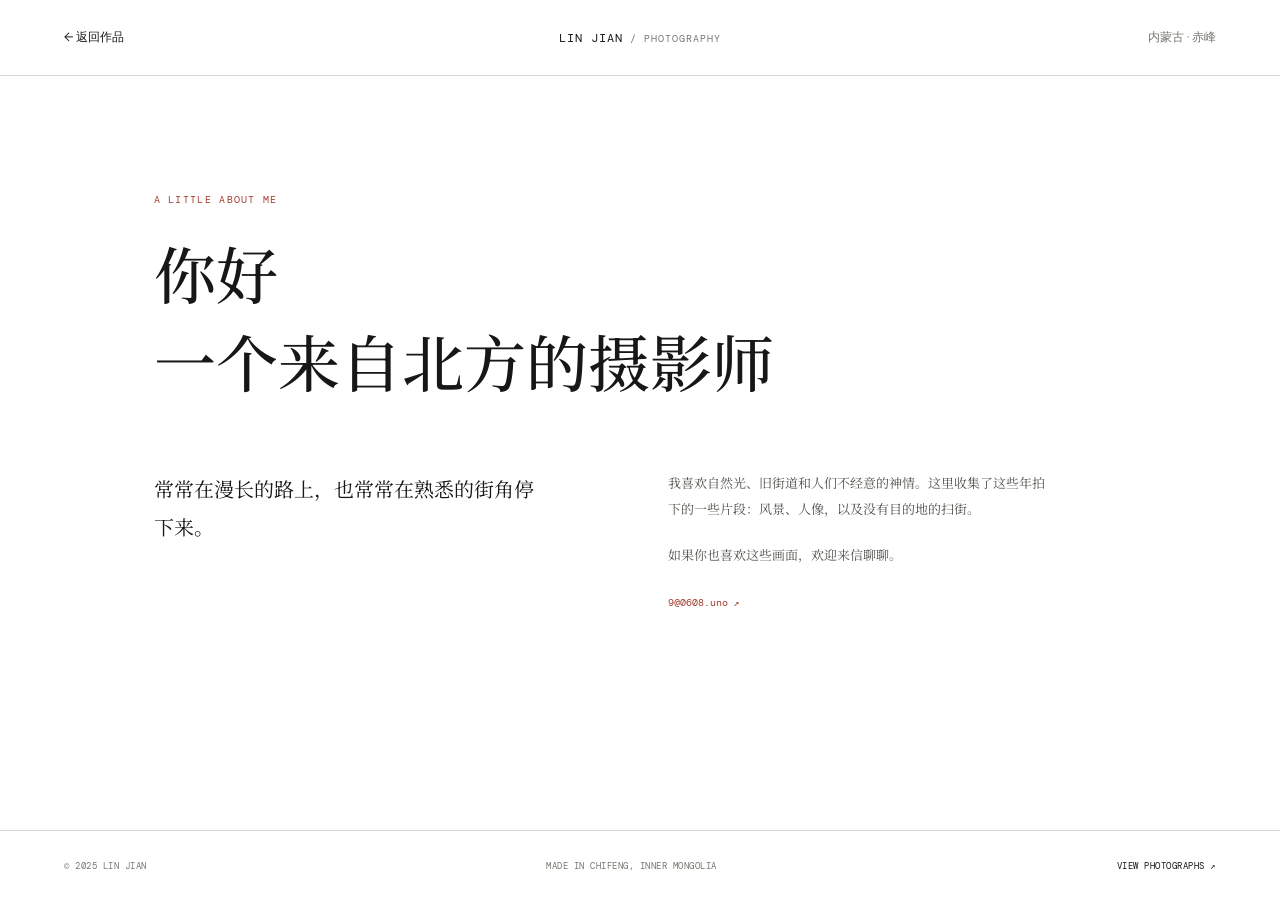
<file: about.html>
<!doctype html>
<html lang="zh-CN">
<head>
  <meta charset="utf-8">
  <meta name="viewport" content="width=device-width, initial-scale=1">
  <meta name="theme-color" content="#ffffff">
  <meta name="description" content="林间的摄影师介绍与拍摄信息。">
  <title>关于我｜林间摄影</title>
  <link rel="stylesheet" href="styles.css">
</head>
<body class="about-page">
  <header class="site-header">
    <a class="about-link" href="index.html">← 返回作品</a>
    <a class="wordmark" href="index.html">LIN JIAN<span> / PHOTOGRAPHY</span></a>
    <span class="location">内蒙古 · 赤峰</span>
  </header>
  <main class="about-main">
    <p class="eyebrow">A LITTLE ABOUT ME</p>
    <h1>你好<br>一个来自北方的摄影师</h1>
    <div class="about-columns">
      <p class="about-lead">常常在漫长的路上，也常常在熟悉的街角停下来。</p>
      <div class="about-detail">
        <p>我喜欢自然光、旧街道和人们不经意的神情。这里收集了这些年拍下的一些片段：风景、人像，以及没有目的地的扫街。</p>
        <p>如果你也喜欢这些画面，欢迎来信聊聊。</p>
        <a class="contact-link" href="mailto:9@0608.uno">9@0608.uno ↗</a>
      </div>
    </div>
  </main>
  <footer class="site-footer"><span>© 2025 LIN JIAN</span><span>MADE IN CHIFENG, INNER MONGOLIA</span><a href="index.html">VIEW PHOTOGRAPHS ↗</a></footer>
</body>
</html>
</file>
<file: styles.css>
@import url('https://fonts.googleapis.com/css2?family=DM+Mono:wght@400;500&family=DM+Sans:wght@400;500;600&family=Noto+Serif+SC:wght@400;500;600&display=swap');
:root{color-scheme:light;--paper:#ffffff;--ink:#171715;--muted:#77766f;--line:#d7d5ce;--accent:#a13b2d;--serif:'Noto Serif SC',Georgia,serif;--sans:'DM Sans','Noto Sans SC',Arial,sans-serif;--mono:'DM Mono',monospace}
*{box-sizing:border-box}html{scroll-behavior:smooth}body{margin:0;background:var(--paper);color:var(--ink);font-family:var(--sans);-webkit-font-smoothing:antialiased}a{color:inherit;text-decoration:none}button{font:inherit;color:inherit}.site-header{height:76px;padding:0 5vw;border-bottom:1px solid var(--line);display:grid;grid-template-columns:1fr auto 1fr;align-items:center;font-size:12px}.about-link{justify-self:start}.about-link span{color:var(--accent)}.wordmark{font-family:var(--mono);font-size:12px;letter-spacing:1px}.wordmark span{color:var(--muted);font-size:10px}.location{justify-self:end;text-align:right;color:var(--muted);line-height:1.65}.location span{display:block;font-family:var(--mono);font-size:10px}.intro{padding:83px 8vw 78px;display:flex;align-items:flex-end;justify-content:space-between;gap:40px}.eyebrow{font:10px var(--mono);letter-spacing:1.3px;color:var(--accent);margin:0 0 23px}.intro h1,.about-main h1{font:500 clamp(36px,5vw,66px)/1.42 var(--serif);letter-spacing:0;margin:0}.intro-note{font:14px/2 var(--serif);color:var(--muted);margin:0 4vw 5px 0}.gallery-section{padding:0 8vw 92px}.gallery-toolbar{height:58px;border-top:1px solid var(--line);display:flex;align-items:center;justify-content:space-between}.filters{display:flex;gap:30px;height:100%;align-items:center}.filter{border:0;background:none;padding:0;height:100%;font-size:12px;color:var(--muted);cursor:pointer;position:relative}.filter span{font:9px var(--mono);padding-left:3px}.filter.is-active{color:var(--ink)}.filter.is-active:after{content:'';height:2px;background:var(--accent);position:absolute;bottom:-1px;left:0;right:0}.filter:focus-visible,.about-link:focus-visible,a:focus-visible,button:focus-visible{outline:2px solid var(--accent);outline-offset:4px}.result-count{font:10px var(--mono);color:var(--muted)}.photo-grid{display:grid;grid-template-columns:repeat(12,minmax(0,1fr));column-gap:0;row-gap:52px}.photo-video{display:block;width:100%;height:100%;object-fit:cover;background:#111}.viewer-video{max-width:min(80vw,1100px);max-height:78vh;background:#111}.viewer-video[hidden],.viewer-image[hidden]{display:none}.photo-card{position:relative;padding:0 18px}.photo-card::after{content:'';position:absolute;top:0;bottom:0;right:0;width:1px;background:var(--line)}.photo-card:nth-child(3n)::after{display:none}.photo-card{margin:0;min-width:0;cursor:zoom-in}.photo-card:nth-child(6n+1){grid-column:span 7}.photo-card:nth-child(6n+2){grid-column:9/span 4;margin-top:92px}.photo-card:nth-child(6n+3){grid-column:2/span 4}.photo-card:nth-child(6n+4){grid-column:7/span 6;margin-top:76px}.photo-card:nth-child(6n+5){grid-column:span 5;margin-top:12px}.photo-card:nth-child(6n){grid-column:8/span 5;margin-top:90px}.photo-image-wrap{position:relative;overflow:hidden;background:#e3e1db;aspect-ratio:1.24}.photo-card:nth-child(3n+2) .photo-image-wrap{aspect-ratio:.88}.photo-card:nth-child(3n) .photo-image-wrap{aspect-ratio:1.08}.photo-image{width:100%;height:100%;display:block;object-fit:cover;filter:grayscale(100%);transition:transform .7s cubic-bezier(.2,.65,.25,1),opacity .3s}.photo-card:hover .photo-image{transform:scale(1.025)}.photo-image.is-broken{opacity:0}.image-fallback{position:absolute;inset:0;display:grid;place-items:center;font:10px var(--mono);letter-spacing:1px;color:#77766f}.photo-meta{padding-top:12px;display:flex;justify-content:space-between;gap:12px;font-size:12px}.photo-title{font-family:var(--serif)}.photo-place{font:9px var(--mono);color:var(--muted);white-space:nowrap}.site-footer{border-top:1px solid var(--line);min-height:70px;padding:20px 5vw;display:flex;justify-content:space-between;align-items:center;font:9px var(--mono);letter-spacing:.5px;color:var(--muted)}.site-footer a{color:var(--ink)}.viewer{border:0;padding:0;width:min(94vw,1200px);max-width:none;height:min(90vh,900px);max-height:none;background:#111;color:#fff;align-items:center;justify-content:center}.viewer[open]{display:flex}.viewer::backdrop{background:rgba(12,12,11,.94)}.viewer figure{margin:0;max-width:82%;max-height:82%;text-align:center}.viewer-image{max-width:100%;max-height:76vh;object-fit:contain;display:block;margin:auto;filter:grayscale(100%)}.viewer-caption{padding-top:12px;font:11px var(--mono);color:#ccc}.viewer-close,.viewer-prev,.viewer-next{position:absolute;background:none;border:0;color:#fff;cursor:pointer;font-size:26px;padding:12px}.viewer-close{top:12px;right:18px}.viewer-prev{left:12px;top:50%}.viewer-next{right:12px;top:50%}.about-page{min-height:100vh;display:flex;flex-direction:column}.about-main{flex:1;padding:13vh 12vw 9vh}.about-main h1{font-size:clamp(36px,5vw,62px)}.about-columns{display:grid;grid-template-columns:1fr 1fr;gap:10vw;margin-top:65px;max-width:900px}.about-lead{font:20px/1.9 var(--serif);margin:0;max-width:410px}.about-detail{font:13px/2 var(--serif);color:#55544f}.about-detail p{margin:0 0 20px}.contact-link{font:10px var(--mono);color:var(--accent);display:inline-block;margin-top:7px}.about-place{margin-top:95px;border-top:1px solid var(--line);padding-top:20px;display:flex;align-items:baseline;gap:25px;font:10px var(--mono);color:var(--muted)}.about-place strong{font:16px var(--serif);color:var(--ink)}
@media(max-width:700px){.site-header{height:64px;padding:0 5vw;grid-template-columns:1fr auto}.wordmark{grid-column:2;grid-row:1}.wordmark span{display:none}.location{display:none}.intro{padding:58px 7vw 48px;display:block}.intro h1,.about-main h1{font-size:38px}.intro-note{margin:24px 0 0;font-size:13px}.gallery-section{padding:0 6vw 64px}.gallery-toolbar{height:54px}.filters{gap:20px}.filter{font-size:11px}.photo-grid{grid-template-columns:1fr 1fr;gap:29px 0}.photo-card:nth-child(n){grid-column:auto;margin:0;padding:0 12px}.photo-card:nth-child(odd){transform:translateY(18px)}.photo-card:nth-child(odd)::after{display:block}.photo-card:nth-child(even)::after{display:none}.photo-image-wrap,.photo-card:nth-child(3n+2) .photo-image-wrap,.photo-card:nth-child(3n) .photo-image-wrap{aspect-ratio:.78}.photo-meta{display:block;padding-top:9px}.photo-title{display:block;font-size:11px}.photo-place{display:block;margin-top:5px;font-size:8px;white-space:normal}.site-footer{padding:19px 6vw;gap:12px;flex-wrap:wrap;font-size:8px}.site-footer span:nth-child(2){display:none}.about-main{padding:10vh 8vw 8vh}.about-columns{grid-template-columns:1fr;gap:23px;margin-top:40px}.about-lead{font-size:18px}.about-place{margin-top:58px;gap:12px;flex-wrap:wrap}.about-place strong{font-size:14px}.viewer{width:100vw;height:100dvh}.viewer figure{max-width:88%}.viewer-prev{left:0}.viewer-next{right:0}}
@media(prefers-reduced-motion:reduce){*,*::before,*::after{scroll-behavior:auto!important;transition:none!important}}

/* Keep original colors in gallery photos and the lightbox. */
.photo-image,.viewer-image{filter:none!important;-webkit-filter:none!important}
</file>
